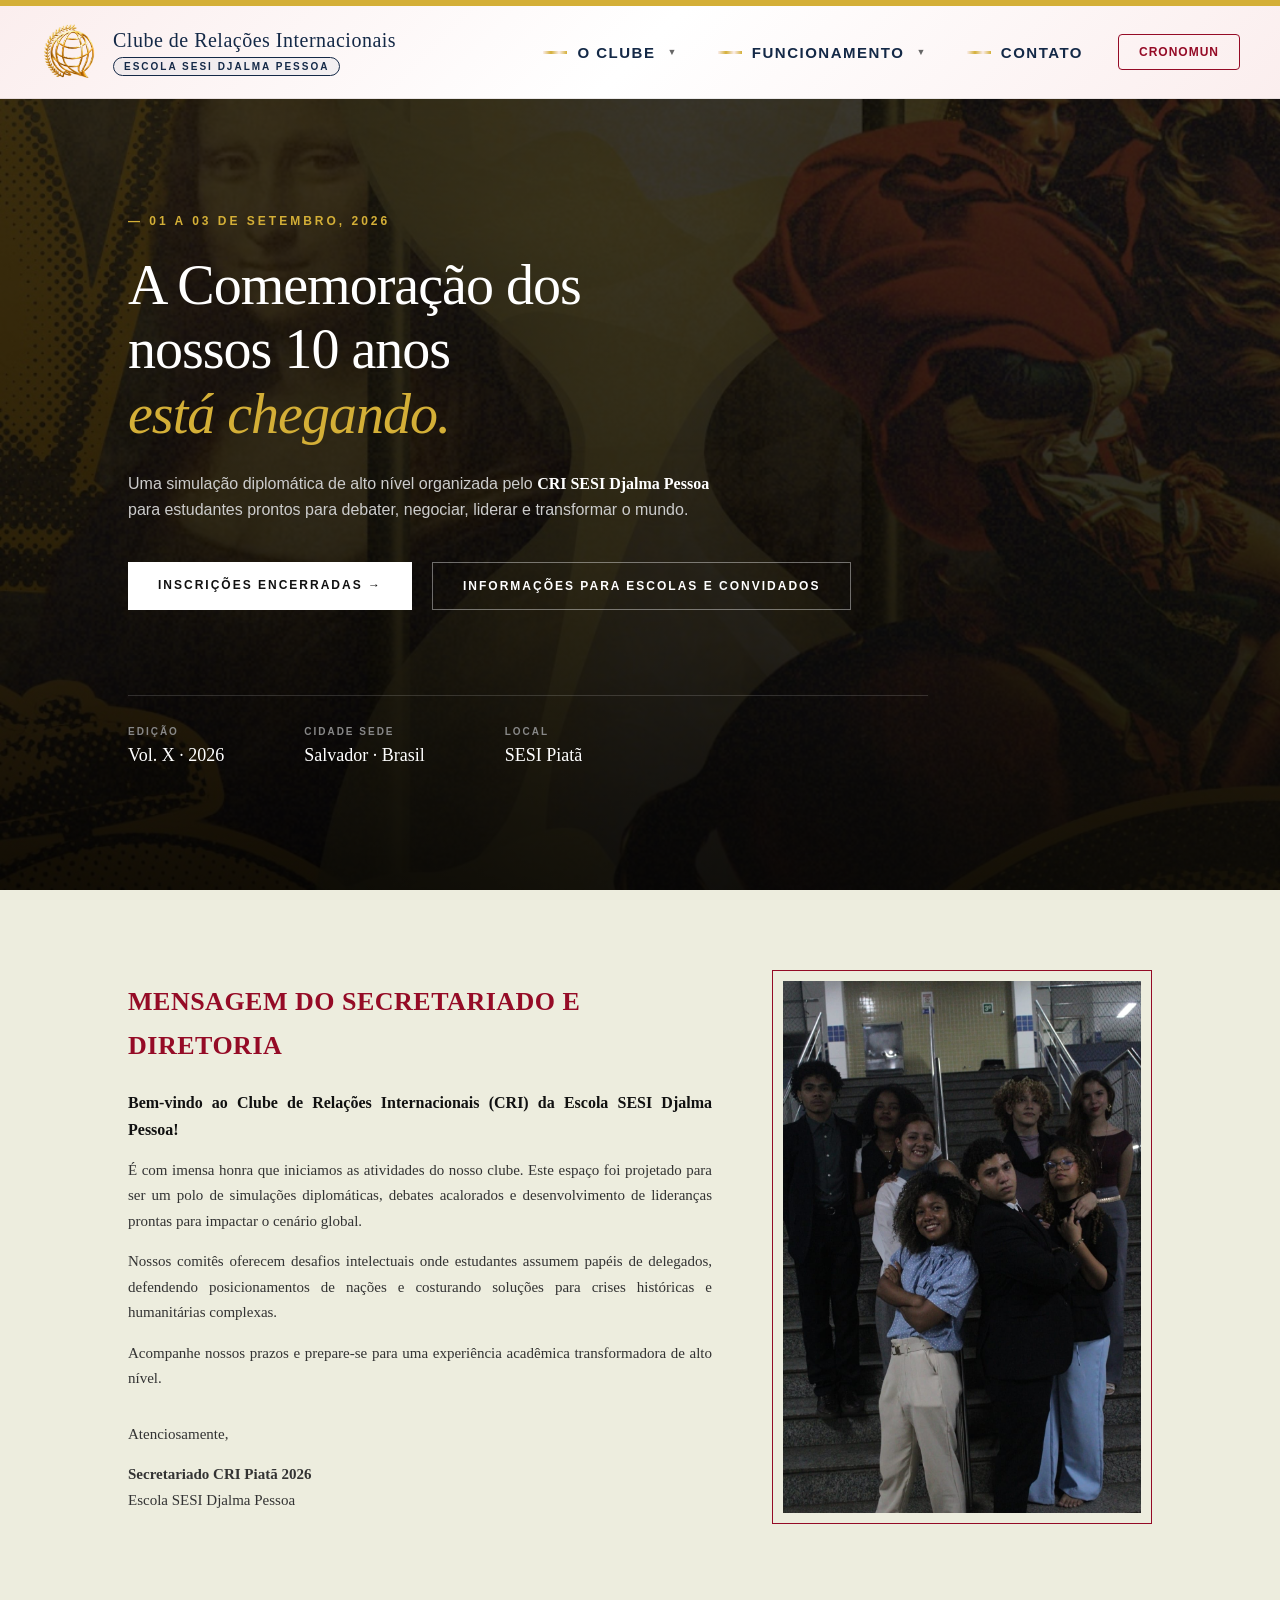
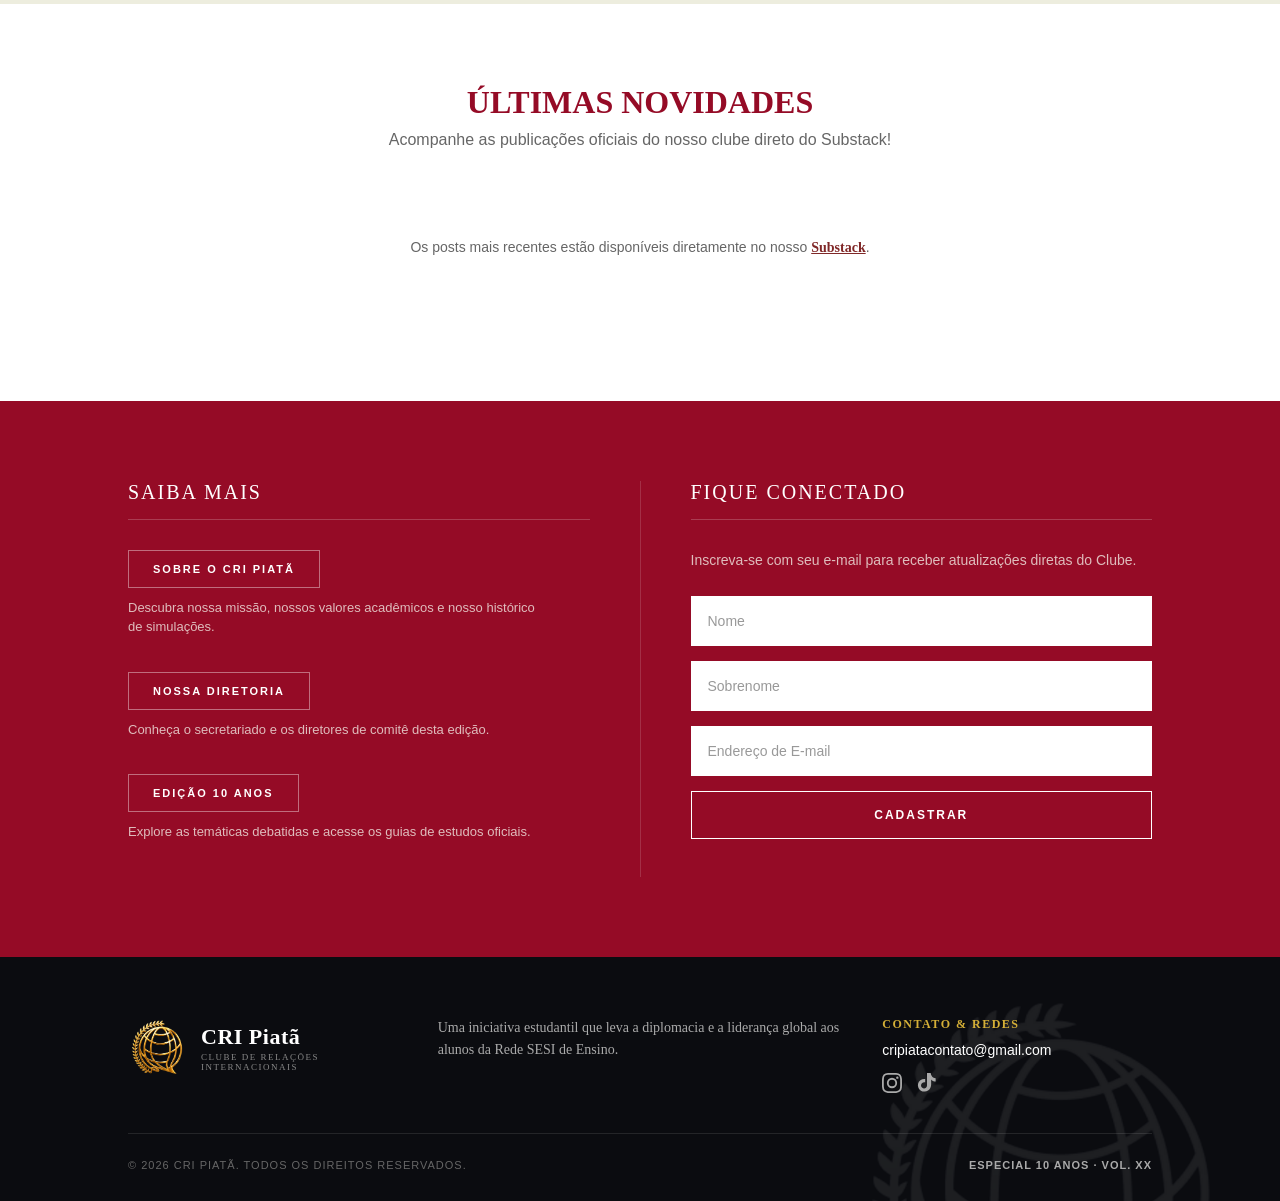
<file: index.html>
<!DOCTYPE html>
<html lang="pt-BR">
<head>
    <meta charset="UTF-8">
    <meta name="viewport" content="width=device-width, initial-scale=1.0">
    <title>Do SESI pro MUNDO</title>
    <link rel="stylesheet" href="home.css">
</head>
<body>

    <!-- Faixa colorida superior -->
    <div class="top-bar">
    <div class="bar-green"></div>
    <div class="bar-yellow"></div>
    <div class="bar-blue"></div>
    <div class="bar-red"></div>
</div>

<nav class="navbar">
    
    <a href="#" class="nav-brand">
        <img src="LOGO DOURADA CRI (1).png" alt="Logo do Clube" class="brand-logo">
        <div class="brand-text">
            <h1>Clube de Relações Internacionais</h1>
            <span>Escola Sesi Djalma Pessoa</span>
        </div>
    </a>

    <button class="menu-toggle" aria-label="Abrir Menu">
        <span></span>
        <span></span>
        <span></span>
    </button>

    <ul class="nav-menu">
        <li class="nav-item">
            <a href="#" class="nav-link">O Clube <span class="arrow">▼</span></a>
            <ul class="dropdown-menu">
                <li><a href="#historia">Secretariado</a></li>
                <li><a href="historico.html">Historia</a></li>
                <li><a href="#estatuto">Nossa Missão</a></li>
            </ul>
        </li>

        <li class="nav-item">
            <a href="#" class="nav-link">Funcionamento <span class="arrow">▼</span></a>
            <ul class="dropdown-menu">
                <li><a href="#atividades">Atividades</a></li>
                <li><a href="#espacos">Nossos Espaços</a></li>
            </ul>
        </li>

        <li class="nav-item">
            <a href="#contato" class="nav-link">Contato</a>
        </li>
        
        <div class="nav-actions" style="display: flex; align-items: center; gap: 15px;">
        <a href="#" target="_blank" class="btn-inscricao">CronoMUN</a>
    </div>
</nav>

<script>
    const menuToggle = document.querySelector('.menu-toggle');
    const navMenu = document.querySelector('.nav-menu');

    menuToggle.addEventListener('click', () => {
        menuToggle.classList.toggle('active');
        navMenu.classList.toggle('active');
    });

    // Fecha o menu ao clicar em um link interno
    document.querySelectorAll('.nav-link, .dropdown-menu li a').forEach(link => {
        link.addEventListener('click', () => {
            menuToggle.classList.remove('active');
            navMenu.classList.remove('active');
        });
    });

    //FUNCIONA PLMDSSSS
const SUBSTACK_USER = 'vozeverso'; 
const RSS_URL = `https://${SUBSTACK_USER}.substack.com/feed`;

// Usando o Corsproxy.io que é extremamente rápido e não guarda cache
const PROXY_URL = `https://corsproxy.io/?${encodeURIComponent(RSS_URL)}`;

async function carregarSubstack() {
    const track = document.getElementById('substack-feed');
    if (!track) return;
    
    try {
        const response = await fetch(PROXY_URL);
        if (!response.ok) throw new Error('Erro ao conectar ao proxy');
        
        const xmlText = await response.text();
        
        // Conversão do texto puro em XML
        const parser = new DOMParser();
        const xmlDoc = parser.parseFromString(xmlText, "text/xml");
        const items = xmlDoc.getElementsByTagName("item");
        
        if (!items || items.length === 0) {
            track.innerHTML = '<p class="loading-text">Nenhuma publicação encontrada no Substack.</p>';
            return;
        }
        
        track.innerHTML = '';
        
        // Pega os 3 primeiros posts
        const limite = Math.min(items.length, 3);
        
        for (let i = 0; i < limite; i++) {
            const item = items[i];
            
            // Pega os textos de forma ultra-segura para nunca quebrar o loop
            const title = item.getElementsByTagName("title")[0]?.textContent || "Publicação sem título";
            const link = item.getElementsByTagName("link")[0]?.textContent || `https://${SUBSTACK_USER}.substack.com`;
            const pubDate = item.getElementsByTagName("pubDate")[0]?.textContent || "";
            const description = item.getElementsByTagName("description")[0]?.textContent || "";
            
            // Busca a imagem de forma inteligente (procurando no texto se não achar na tag)
            let imagemPost = "";
            const enclosure = item.getElementsByTagName("enclosure")[0];
            if (enclosure) {
                imagemPost = enclosure.getAttribute("url");
            }
            
            // Se não achou na tag, tenta caçar um link de imagem dentro do texto do post
            if (!imagemPost) {
                const imgMatch = description.match(/src="([^"]+)"/);
                if (imgMatch && imgMatch[1]) {
                    imagemPost = imgMatch[1];
                }
            }
            
            // Imagem padrão caso o post seja 100% texto
            if (!imagemPost) {
                imagemPost = 'https://images.unsplash.com/photo-1454165804606-c3d57bc86b40?q=80&w=600';
            }
            
            // Formata a data para o padrão do seu site (Ex: 21 JUN, 2026)
            let dataFormatada = "NOVIDADE";
            if (pubDate) {
                dataFormatada = new Date(pubDate).toLocaleDateString('pt-BR', {
                    day: '2-digit',
                    month: 'short',
                    year: 'numeric'
                }).toUpperCase().replace('.', '');
            }
            
            // Limpa as tags HTML do resumo e limita o tamanho do texto
            const resumoLimpo = description ? description.replace(/<[^>]*>/g, '').trim().substring(0, 110) + '...' : '';
            
            // Injeta o card final estruturado no seu HTML
            const cardHTML = `
                <article class="blog-card" style="flex: 1; min-width: 280px; max-width: calc(33.333% - 20px);">
                    <img src="${imagemPost}" alt="${title}" class="card-img" style="width: 100%; height: 200px; object-fit: cover;">
                    <div class="card-content" style="padding: 20px; display: flex; flex-direction: column; gap: 12px;">
                        <span class="card-date" style="font-size: 12px; font-weight: bold; color: #142947; letter-spacing: 1px;">${dataFormatada}</span>
                        <h3 style="font-family: 'Georgia', serif; font-size: 18px; color: #802828; line-height: 1.3; margin: 0;">${title}</h3>
                        <p style="font-size: 14px; color: #555; line-height: 1.5; margin: 0;">${resumoLimpo}</p>
                        <a href="${link}" target="_blank" class="card-link" style="font-size: 13px; font-weight: bold; text-decoration: none; color: #2a4b7c; margin-top: auto;">Ler no Substack —</a>
                    </div>
                </article>
            `;
            
            track.innerHTML += cardHTML;
        }
        
    } catch (error) {
        console.error('Erro na leitura do Substack:', error);
        track.innerHTML = '<p class="loading-text">Os posts mais recentes estão disponíveis diretamente no nosso <a href="https://vozeverso.substack.com" target="_blank" style="color: #802828; font-weight: bold;">Substack</a>.</p>';
    }
}

document.addEventListener('DOMContentLoaded', carregarSubstack);
          
</script>

<!-- SEÇÃO HERO PRINCIPAL -->
<header class="hero-section">
    <div class="hero-container">
        
        <!-- Pequena data/tag no topo -->
        <p class="hero-tagline">— 01 A 03 DE SETEMBRO, 2026</p>
        
        <!-- Título Principal (Use a tag <em> para o efeito em itálico dourado) -->
        <h1 class="hero-title">
            A Comemoração dos<br>
            nossos 10 anos <br> <em>está chegando.</em>
        </h1>
        
        <!-- Parágrafo de Descrição -->
        <p class="hero-description">
            Uma simulação diplomática de alto nível organizada pelo <strong>CRI SESI Djalma Pessoa</strong> 
            para estudantes prontos para debater, negociar, liderar e transformar o mundo.
        </p>
        
        <!-- Botões de Ação -->
        <div class="hero-buttons">
            <a href="#inscricoes" class="btn-primary">Inscrições Encerradas →</a>
            <a href="#informacoes" class="btn-secondary">Informações para Escolas e Convidados</a>
        </div>
        
        <!-- Rodapé da Seção Hero (Três Colunas) -->
        <div class="hero-footer">
            <div class="footer-column">
                <span class="footer-label">EDIÇÃO</span>
                <span class="footer-value">Vol. X · 2026</span>
            </div>
            <div class="footer-column">
                <span class="footer-label">CIDADE SEDE</span>
                <span class="footer-value">Salvador · Brasil</span>
            </div>
            <div class="footer-column">
                <span class="footer-label">LOCAL</span>
                <span class="footer-value">SESI Piatã</span>
            </div>
        </div>

    </div>
</header>

<!-- 1. SEÇÃO CARTA DE BOAS-VINDAS (Baseada na Captura bege) -->
<section class="welcome-section">
    <div class="welcome-container">
        <div class="welcome-text">
            <h2>MENSAGEM DO SECRETARIADO E DIRETORIA</h2>
            <p class="highlight">Bem-vindo ao Clube de Relações Internacionais (CRI) da Escola SESI Djalma Pessoa!</p>
            <p>É com imensa honra que iniciamos as atividades do nosso clube. Este espaço foi projetado para ser um polo de simulações diplomáticas, debates acalorados 
                e desenvolvimento de lideranças prontas para impactar o cenário global.</p>
            <p>Nossos comitês oferecem desafios intelectuais onde estudantes assumem papéis de delegados, defendendo posicionamentos de nações e costurando soluções para crises históricas e humanitárias complexas.</p>
            <p>Acompanhe nossos prazos e prepare-se para uma experiência acadêmica transformadora de alto nível.</p>
            
            <div class="welcome-signature">
                <p>Atenciosamente,</p>
                <strong>Secretariado CRI Piatã 2026</strong><br>
                <span>Escola SESI Djalma Pessoa</span>
            </div>
        </div>
        <div class="welcome-image-wrapper">
            <!-- Substitua a URL abaixo pela foto oficial do Presidente ou da Diretoria -->
            <img src="secretariado26.jpg" alt="Diretoria do Clube" class="welcome-photo">
        </div>
    </div>
</section>

<!-- 2. SEÇÃO CARROSSEL DE POSTS (AUTOMÁTICO E SEM CACHE) -->
<section class="blog-section">
    <div class="blog-header">
        <h2>ÚLTIMAS NOVIDADES</h2>
        <p>Acompanhe as publicações oficiais do nosso clube direto do Substack!</p>
    </div>
    
    <div class="carousel-wrapper">
        <!-- O JavaScript vai injetar os posts atualizados aqui -->
        <div class="carousel-track" id="substack-feed">
            <p class="loading-text">Buscando publicações mais recentes...</p>
        </div>
    </div>
</section>

<!-- 3. SEÇÃO FORMULÁRIO E LINKS (Baseada na Captura vinho) -->
<section class="connect-section">
    <div class="connect-container">
        
        <div class="connect-content-grid">
            
            <div class="connect-column saiba-mais-col">
                <h3>SAIBA MAIS</h3>
                <hr class="line-decor">
                
                <div class="link-item">
                    <a href="sobrenos.html" class="outline-btn">SOBRE O CRI PIATÃ</a>
                    <p>Descubra nossa missão, nossos valores acadêmicos e nosso histórico de simulações.</p>
                </div>
                
                <div class="link-item">
                    <a href="secretariado.html" class="outline-btn">NOSSA DIRETORIA</a>
                    <p>Conheça o secretariado e os diretores de comitê desta edição.</p>
                </div>
                
                <div class="link-item">
                    <a href="mun.html" class="outline-btn">EDIÇÃO 10 ANOS</a>
                    <p>Explore as temáticas debatidas e acesse os guias de estudos oficiais.</p>
                </div>
            </div>

            <div class="vertical-divider"></div>

            <div class="connect-column form-col">
                <h3>FIQUE CONECTADO</h3>
                <hr class="line-decor">
                <p class="form-subtitle">Inscreva-se com seu e-mail para receber atualizações diretas do Clube.</p>
                
                <form action="https://formspree.io/f/xoqgpedz" method="POST" class="connect-form">
                    <input type="text" name="first_name" placeholder="Nome" required>
                    <input type="text" name="last_name" placeholder="Sobrenome" required>
                    <input type="email" name="email" placeholder="Endereço de E-mail" required>
                    <button type="submit" class="form-submit-btn">CADASTRAR</button>
                </form>
            </div>
        </div>

    </div>
</section>

<!-- 4. FOOTER COM MARCA D'ÁGUA DA LOGO (Baseado na Captura do rodapé preto) -->
<footer class="main-footer">
    <div class="footer-top">
        <div class="footer-brand">
            <img src="LOGO DOURADA CRI (1).png" alt="CRI Piatã" class="footer-logo">
            <div class="footer-brand-text">
                <h2>CRI Piatã</h2>
                <span>Clube de Relações Internacionais</span>
            </div>
        </div>

        <div class="footer-info">
            <p>Uma iniciativa estudantil que leva a diplomacia e a liderança global aos alunos da Rede SESI de Ensino.</p>
        </div>

        <div class="footer-contact">
            <h4>CONTATO & REDES</h4>
            <a href="mailto:cripiatacontato@gmail.com">cripiatacontato@gmail.com</a>
            
            <div class="footer-socials">
                <a href="https://instagram.com/sesi.cri" target="_blank" aria-label="Instagram">
                    <svg viewBox="0 0 24 24" width="20" height="20" fill="currentColor"><path d="M12 2.163c3.204 0 3.584.012 4.85.07 3.252.148 4.771 1.691 4.919 4.919.058 1.265.069 1.645.069 4.849 0 3.205-.012 3.584-.069 4.849-.149 3.225-1.664 4.771-4.919 4.919-1.266.058-1.644.07-4.85.07-3.204 0-3.584-.012-4.849-.07-3.26-.149-4.771-1.699-4.919-4.92-.058-1.265-.07-1.644-.07-4.849 0-3.204.013-3.583.07-4.849.149-3.227 1.664-4.771 4.919-4.919 1.266-.057 1.645-.069 4.849-.069zM12 0C8.741 0 8.333.014 7.053.072 2.695.272.273 2.69.073 7.051.014 8.333 0 8.741 0 12c0 3.259.014 3.668.072 4.948.2 4.358 2.618 6.78 6.98 6.98 1.281.058 1.689.072 4.948.072 3.259 0 3.668-.014 4.948-.072 4.354-.2 6.782-2.618 6.979-6.98.059-1.28.073-1.689.073-4.948 0-3.259-.014-3.667-.072-4.947-.196-4.354-2.617-6.78-6.979-6.98C15.668.014 15.259 0 12 0zm0 5.838a6.162 6.162 0 100 12.324 6.162 6.162 0 000-12.324zM12 16a4 4 0 110-8 4 4 0 010 8zm6.406-11.845a1.44 1.44 0 100 2.881 1.44 1.44 0 000-2.881z"/></svg>
                </a>
                <a href="https://tiktok.com/sesi.cri" target="_blank" aria-label="TikTok">
                    <svg viewBox="0 0 24 24" width="20" height="20" fill="currentColor"><path d="M12.525.02c1.31-.02 2.61-.01 3.91-.02.08 1.53.63 3.02 1.6 4.17 1.12 1.26 2.7 2.01 4.35 2.11v3.93c-1.8-.02-3.53-.7-4.88-1.89-.19-.16-.36-.33-.53-.51v5.89c0 1.52-.33 3.01-1 4.34-1.29 2.5-3.81 4.14-6.62 4.22-3.14.23-6.23-1.46-7.55-4.34-1.5-3.17-.6-7.1 2.22-9.21 1.66-1.27 3.73-1.82 5.79-1.52V11.2c-1.39-.36-2.9.09-3.89 1.15-.99 1.02-1.32 2.55-.83 3.9.54 1.4 1.94 2.33 3.44 2.27 1.66-.02 3.09-1.24 3.39-2.87.05-.28.07-.56.07-.84V.02z"/></svg>
                </a>
            </div>
        </div>
    </div>

    <div class="footer-bottom">
        <p class="copyright-tag">© 2026 CRI PIATÃ. TODOS OS DIREITOS RESERVADOS.</p>
        <p class="edition-tag">ESPECIAL 10 ANOS · VOL. XX</p>
    </div>
</footer>
</body>
</html>
</file>
<file: home.css>
/* ==========================================================================
   RESET BÁSICO E FONTES
   ========================================================================== */
* {
    margin: 0;
    padding: 0;
    box-sizing: border-box;
    font-family: 'Georgia', 'Times New Roman', serif; /* Estética clássica e institucional */
}

body {
    background-color: #f4f4f4;
    padding-top: 90px; /* Compensa a altura da navbar fixa para não cobrir o topo da Hero */
}

/* ==========================================================================
   CONFIGURAÇÃO DA FAIXA E NAVBAR FIXA (STICKY)
   ========================================================================== */
.top-bar {
    height: 6px;
    width: 100%;
    display: flex;
    position: fixed; /* Fixa no topo absoluto */
    top: 0;
    left: 0;
    z-index: 1001;

    /*a tirinha do navbar*/
}
.bar-green  { flex: 1; background-color: #d4af37; }
.bar-yellow { flex: 1; background-color: #d4af37; }
.bar-blue   { flex: 1; background-color: #d4af37; }
.bar-red    { flex: 1; background-color: #d4af37; }

.navbar {
    background: linear-gradient(135deg, #fbeeee 0%, #ffffff 50%, #fbeeee 100%);
    display: flex;
    justify-content: space-between;
    align-items: center;
    padding: 15px 40px;
    border-bottom: 1px solid rgba(0, 0, 0, 0.08);
    box-shadow: 0px 4px 12px rgba(0, 0, 0, 0.03);
    position: fixed;
    top: 6px; /* Fica logo abaixo da faixa colorida */
    left: 0;
    width: 100%;
    z-index: 1000;
}

.nav-brand { 
    display: flex; 
    align-items: center; 
    gap: 15px; 
    text-decoration: none; 
}

.brand-logo { 
    width: 58px; 
    height: auto; 
}

.brand-text h1 {
    font-size: 20px;
    font-weight: 500;
    letter-spacing: 0.5px;
    line-height: 1.2;
    margin-bottom: 4px;
    color: #142947;
}

.brand-text span {
    display: inline-block;
    font-size: 10px;
    text-transform: uppercase;
    letter-spacing: 2px;
    font-family: 'Arial', sans-serif;
    font-weight: bold;
    color: #142947;
    border: 1.5px solid #142947;
    background-color: rgba(42, 75, 124, 0.05);
    padding: 3px 10px;
    border-radius: 20px;
}

/* Menu de links */
.nav-menu { 
    display: flex; 
    list-style: none; 
    gap: 30px; 
    align-items: center; 
}

.nav-item { 
    position: relative; 
}

.nav-link {
    text-decoration: none;
    color: #142947;
    font-size: 15px;
    font-weight: bold;
    text-transform: uppercase;
    letter-spacing: 1.5px;
    font-family: 'Arial', sans-serif;
    display: flex;
    align-items: center;
    gap: 10px;
    padding: 15px 5px;
    transition: color 0.3s;
}

.nav-link::before {
    content: "";
    display: inline-block;
    width: 24px;  
    height: 3px;
    background: linear-gradient(to right, #fbeeee 0%, #d4af37 33.33%, #d4af37 33.33%, #fbeeee 66.66%, #fbeeee 66.66%, #d4af37 100%);
}
/*a tirinha que fica ao lado dos topicos*/

.arrow { 
    font-size: 9px; 
    color: #666; 
    margin-left: 2px; 
}

/* Submenu Dropdown Desktop */
.dropdown-menu {
    position: absolute;
    top: 100%;
    left: 0;
    background-color: #f4f7fc; 
    min-width: 240px;
    box-shadow: 0px 8px 24px rgba(0, 0, 0, 0.12);
    list-style: none;
    display: none;
    z-index: 1000;
    border-radius: 6px;
    border: 1px solid #e2e8f0;
}

.dropdown-menu li a {
    color: #142947;
    padding: 14px 20px;
    text-decoration: none;
    display: block;
    font-size: 18px; 
    font-family: 'Arial', sans-serif;
    transition: background 0.2s;
}

.dropdown-menu li a:hover { 
    background-color: #e6eef8; 
}

.nav-item:hover .dropdown-menu { 
    display: block; 
}

.btn-inscricao {
    border: 1px solid #950b26; /* Vinho oficial */
    color: #950b26;
    padding: 10px 20px;
    font-size: 12px;
    font-family: 'Arial', sans-serif;
    font-weight: bold;
    text-transform: uppercase;
    letter-spacing: 1px;
    text-decoration: none;
    background: transparent;
    border-radius: 4px;
    cursor: pointer;
    transition: all 0.3s ease;
}

.btn-inscricao:hover { 
    background-color: #950b26; 
    color: #ffffff; 
}

/* Botão do menu móvel */
.menu-toggle {
    display: none;
    flex-direction: column;
    justify-content: space-between;
    width: 30px;
    height: 21px;
    background: transparent;
    border: none;
    cursor: pointer;
    z-index: 1010;
}

.menu-toggle span {
    width: 100%;
    height: 3px;
    background-color: #142947;
    transition: all 0.3s ease;
}

.desktop-only { display: flex; }
.mobile-only { display: none; }

/*MISS MINUTE ANIMATION*/
/* Layout alinhado ao texto */
.hero-description-container {
  display: flex;
  align-items: center;
  gap: 16px;
  max-width: 750px;
}

.hero-subtext {
  font-family: 'Georgia', serif;
  font-size: 0.95rem;
  line-height: 1.5;
  color: #e0e0e0;
  margin: 0;
}

.hero-subtext strong {
  color: #ffffff;
}

/* Container e tamanho da imagem */
.miss-minutes-wrapper {
  flex-shrink: 0;
  display: flex;
  align-items: center;
  justify-content: center;
}

.miss-minutes-img {
  width: 100px; /* Tamanho proporcional ao layout */
  height: auto;
  display: block;
  /* Animação CSS aplicando o pulo suave */
  animation: floatBounce 2.4s infinite ease-in-out;
}

/* Animação suave e sutil (sem deformar o desenho) */
@keyframes floatBounce {
  0%, 100% {
    transform: translateY(0px) rotate(0deg);
  }
  50% {
    transform: translateY(-8px) rotate(2deg); /* Eleva e dá uma leve inclinada de vida */
  }
}

/* ==========================================================================
   SEÇÃO HERO
   ========================================================================== */
.hero-section {
    position: relative;
    min-height: calc(100vh - 100px); 
    display: flex;
    align-items: center;
    padding: 60px 10%;
    background-image: linear-gradient(rgba(0, 0, 0, 0.75), rgba(0, 0, 0, 0.85)), url('painelX.jpg'); 
    background-size: cover;
    background-position: center;
    background-attachment: fixed; /* Efeito Parallax */
    color: #ffffff;
    overflow: hidden;
}

.hero-container {
    max-width: 800px;
    width: 100%;
    display: flex;
    flex-direction: column;
    gap: 25px;
}

.hero-tagline {
    font-family: 'Arial', sans-serif;
    font-size: 12px;
    letter-spacing: 3px;
    color: #d4af37; /* Tom dourado acadêmico */
    font-weight: bold;
}

.hero-title {
    font-family: 'Georgia', serif;
    font-size: 56px;
    font-weight: 400;
    line-height: 1.15;
    letter-spacing: -1px;
}

.hero-title em {
    font-style: italic;
    color: #d4af37;
    font-family: 'Georgia', serif;
}

.hero-description {
    font-family: 'Arial', sans-serif;
    font-size: 16px;
    line-height: 1.6;
    color: #cccccc;
    max-width: 600px;
}

.hero-description strong {
    color: #ffffff;
}

.hero-buttons {
    display: flex;
    gap: 20px;
    margin-top: 15px;
    margin-bottom: 40px;
}

.btn-primary {
    display: inline-block;
    background-color: #ffffff;
    color: #111111;
    text-decoration: none;
    font-family: 'Arial', sans-serif;
    font-size: 12px;
    font-weight: bold;
    text-transform: uppercase;
    letter-spacing: 2px;
    padding: 16px 30px;
    transition: all 0.3s ease;
}

.btn-primary:hover {
    background-color: #d4af37;
    color: #ffffff;
}

.btn-secondary {
    display: inline-block;
    background-color: transparent;
    color: #ffffff;
    border: 1px solid rgba(255, 255, 255, 0.4);
    text-decoration: none;
    font-family: 'Arial', sans-serif;
    font-size: 12px;
    font-weight: bold;
    text-transform: uppercase;
    letter-spacing: 2px;
    padding: 16px 30px;
    transition: all 0.3s ease;
}

.btn-secondary:hover {
    border-color: #ffffff;
    background-color: rgba(255, 255, 255, 0.05);
}

.hero-footer {
    display: flex;
    gap: 80px;
    border-top: 1px solid rgba(255, 255, 255, 0.15);
    padding-top: 30px;
    margin-top: 20px;
}

.footer-column {
    display: flex;
    flex-direction: column;
    gap: 8px;
}

.footer-label {
    font-family: 'Arial', sans-serif;
    font-size: 10px;
    letter-spacing: 2px;
    color: #888888;
    font-weight: bold;
}

.footer-value {
    font-family: 'Georgia', serif;
    font-size: 18px;
    color: #ffffff;
}

/* ==========================================================================
   1. SEÇÃO DE BOAS-VINDAS (ESTILO BEGE)
   ========================================================================== */
.welcome-section {
    background-color: #ededde; 
    padding: 80px 10%;
}

.welcome-container {
    max-width: 1200px;
    margin: 0 auto;
    display: flex;
    gap: 60px;
    align-items: center;
}

.welcome-text {
    flex: 1;
    font-family: 'Arial', sans-serif;
    color: #333;
    line-height: 1.7;
    font-size: 15px;
}

.welcome-text h2 {
    font-family: 'Georgia', serif;
    font-size: 26px;
    color: #950b26; /* Vinho institucional alinhado */
    margin-bottom: 20px;
    letter-spacing: 0.5px;
}

.welcome-text .highlight {
    font-weight: bold;
    font-size: 16px;
    margin-bottom: 15px;
    color: #111;
}

.welcome-text p { 
    margin-bottom: 15px; 
    text-align: justify; 
}

.welcome-signature { 
    margin-top: 30px; 
}

.welcome-image-wrapper {
    flex: 0 0 380px;
    border: 1px solid #950b26; 
    padding: 10px;
    background: transparent;
}

.welcome-photo {
    width: 100%;
    height: auto;
    display: block;
}

/* ==========================================================================
   2. SEÇÃO NOVIDADES (SUBSTACK / BLOG)
   ========================================================================== */
.blog-section {
    background-color: #ffffff;
    padding: 80px 10%;
}

.blog-header { 
    text-align: center; 
    margin-bottom: 50px; 
}

.blog-header h2 { 
    font-family: 'Georgia', serif; 
    font-size: 32px; 
    color: #950b26; /* Corrigido para manter harmonia com o Vinho */
}

.blog-header p { 
    font-family: 'Arial', sans-serif; 
    color: #666; 
    margin-top: 10px; 
}

.carousel-wrapper { 
    overflow-x: auto; 
    padding-bottom: 25px; 
    scrollbar-width: none; /* Oculta barra cinza no Firefox */
}

.carousel-wrapper::-webkit-scrollbar {
    display: none; /* Oculta barra cinza no Chrome, Safari e Edge */
}

.carousel-track { 
    display: flex; 
    gap: 30px; 
    max-width: 1200px; 
    margin: 0 auto; 
}

.blog-card {
    background: #ecf3fa;
    border: 1px solid #c8c9cc;
    border-radius: 4px;
    overflow: hidden;
    transition: transform 0.3s ease;
}

.blog-card:hover { 
    transform: translateY(-5px); 
}

.loading-text {
    font-family: 'Arial', sans-serif;
    color: #666;
    font-size: 14px;
    text-align: center;
    width: 100%;
    padding: 40px 0;
}

#substack-feed-embed {
    max-width: 1200px;
    margin: 0 auto;
}

/* ==========================================================================
   3. SEÇÃO CONECTAR / FORMULÁRIO (ESTILO VINHO PREMIUM)
   ========================================================================== */
.connect-section {
    background-color: #950b26; 
    color: #ffffff;
    padding: 80px 10%;
}

.connect-container {
    max-width: 1200px;
    margin: 0 auto;
}

.connect-content-grid {
    display: flex;
    justify-content: space-between;
    align-items: flex-start;
    gap: 50px;
}

.connect-column {
    flex: 1;
}

.connect-column h3 {
    font-family: 'Georgia', serif;
    font-size: 20px;
    letter-spacing: 2px;
    text-transform: uppercase;
    font-weight: normal;
}

.line-decor {
    border: none;
    height: 1px;
    background: rgba(255, 255, 255, 0.2);
    margin: 15px 0 30px 0;
}

.vertical-divider {
    width: 1px;
    background-color: rgba(255, 255, 255, 0.15);
    align-self: stretch; 
}

.link-item {
    margin-bottom: 35px;
}

.link-item p {
    font-family: 'Arial', sans-serif;
    font-size: 13px;
    color: #dfbcbc;
    margin-top: 10px;
    line-height: 1.5;
    max-width: 90%;
}

.outline-btn {
    display: inline-block;
    border: 1px solid rgba(255, 255, 255, 0.4);
    color: #ffffff;
    text-decoration: none;
    font-family: 'Arial', sans-serif;
    font-size: 11px;
    font-weight: bold;
    padding: 12px 24px;
    letter-spacing: 2px;
    text-transform: uppercase;
    transition: all 0.3s ease;
}

.outline-btn:hover {
    background: #ffffff;
    color: #950b26; /* Corrigido para bater com o fundo exato */
    border-color: #ffffff;
}

.form-subtitle {
    font-family: 'Arial', sans-serif;
    font-size: 14px;
    color: #dfbcbc;
    margin-bottom: 25px;
    line-height: 1.5;
}

.connect-form {
    display: flex;
    flex-direction: column;
    gap: 15px;
}

.connect-form input {
    background: #ffffff;
    border: 1px solid rgba(255, 255, 255, 0.1);
    padding: 16px;
    font-size: 14px;
    color: #333;
    font-family: 'Arial', sans-serif;
    outline: none;
}

.connect-form input::placeholder {
    color: #999;
}

.form-submit-btn {
    background: transparent;
    border: 1px solid #ffffff;
    color: #ffffff;
    padding: 16px;
    font-family: 'Arial', sans-serif;
    font-size: 12px;
    font-weight: bold;
    letter-spacing: 2px;
    cursor: pointer;
    transition: all 0.3s ease;
}

.form-submit-btn:hover {
    background: #ffffff;
    color: #950b26;
}

/* ==========================================================================
   4. FOOTER PREMIUM REESTRUTURADO
   ========================================================================== */
.main-footer {
    background-color: #0b0c10; /* Preto escuro profundo */
    color: #ffffff;
    padding: 60px 10% 30px 10%;
    position: relative;
    overflow: hidden;
}

/* Marca d'água sutil ao fundo */
.main-footer::before {
    content: "";
    position: absolute;
    top: -10%;
    right: -5%;
    width: 500px;   
    height: 500px;
    background-image: url('logobranca.png'); 
    background-size: contain;
    background-repeat: no-repeat;
    opacity: 0.08;  
    pointer-events: none; 
}

/* Grid superior alinhado e espaçado uniformemente */
.footer-top {
    max-width: 1200px;
    margin: 0 auto;
    display: flex;
    justify-content: space-between;
    align-items: flex-start;
    gap: 40px;
    border-bottom: 1px solid rgba(255, 255, 255, 0.1);
    padding-bottom: 40px;
    position: relative;
    z-index: 2;
}

.footer-brand { 
    display: flex; 
    align-items: center; 
    gap: 15px;
    flex: 1;
}

.footer-logo { 
    width: 58px; 
    height: auto; 
}

.footer-brand-text h2 { 
    font-family: 'Georgia', serif; 
    font-size: 22px; 
    letter-spacing: 0.5px; 
}

.footer-brand-text span { 
    display: block;
    font-size: 9px; 
    color: #888; 
    letter-spacing: 1.5px; 
    text-transform: uppercase;
    margin-top: 2px;
}

.footer-info { 
    flex: 1.5;
    color: #aaa; 
    font-size: 14px; 
    line-height: 1.6; 
}

.footer-contact {
    flex: 1;
    display: flex;
    flex-direction: column;
    align-items: flex-start;
}

.footer-contact h4 { 
    font-size: 12px; 
    color: #d4af37; /* Dourado Premium */
    letter-spacing: 1.5px; 
    margin-bottom: 10px; 
}

.footer-contact a { 
    color: #ffffff; 
    text-decoration: none; 
    font-size: 14px; 
    font-family: 'Arial', sans-serif;
    transition: color 0.3s ease;
}

.footer-contact a:hover {
    color: #d4af37;
}

/* Redes Sociais embaixo do e-mail de contato */
.footer-socials {
    display: flex;
    gap: 15px;
    margin-top: 15px;
}

.footer-socials a {
    color: #aaa;
    transition: color 0.3s ease, transform 0.2s ease;
    display: inline-flex;
    align-items: center;
}

.footer-socials a:hover {
    color: #d4af37;
    transform: translateY(-2px);
}

/* LINHA DOS DIREITOS AUTORAIS: Totalmente limpa e empurrada para baixo */
.footer-bottom {
    max-width: 1200px;
    margin: 25px auto 0 auto;
    display: flex;
    justify-content: space-between; /* Um texto na extrema esquerda, outro na direita */
    align-items: center;
    font-size: 11px;
    color: #666;
    letter-spacing: 1px;
    position: relative;
    z-index: 2;
}

.copyright-tag {
    font-family: 'Arial', sans-serif;
}

.edition-tag { 
    color: #aaa; 
    font-family: 'Arial', sans-serif;
    font-weight: bold;
}


/* ==========================================================================
   MEDIA QUERIES / RESPONSIVIDADE COMPACTADA
   ========================================================================== */
@media (max-width: 992px) {
    .navbar { padding: 15px 20px; }
    .desktop-only { display: none; }
    .mobile-only { display: block; margin-top: 15px; }
    .menu-toggle { display: flex; } 

    .nav-menu {
        position: fixed;
        top: 0;
        right: -100%; 
        width: 280px;
        height: 100vh;
        background-color: #f4f7fc;
        flex-direction: column;
        align-items: flex-start;
        padding: 100px 30px 30px 30px;
        gap: 15px;
        box-shadow: -4px 0px 15px rgba(0,0,0,0.1);
        transition: right 0.4s ease;
    }

    .nav-menu.active { right: 0; }

    .menu-toggle.active span:nth-child(1) { transform: translateY(9px) rotate(45deg); }
    .menu-toggle.active span:nth-child(2) { opacity: 0; }
    .menu-toggle.active span:nth-child(3) { transform: translateY(-9px) rotate(-45deg); }

    .nav-item:hover .dropdown-menu { display: none; } 
    .dropdown-menu {
        position: static;
        display: block; 
        box-shadow: none;
        border: none;
        padding-left: 20px;
        background: transparent;
    }
    .dropdown-menu li a { padding: 8px 0; font-size: 14px; }

    .welcome-container, .connect-container, .connect-content-grid, .footer-top { 
        flex-direction: column; 
        gap: 40px; 
    }
    
    .vertical-divider { 
        display: none; 
    }
    
    .blog-card { 
        flex: 0 0 calc(50% - 15px); 
    }
    
    .welcome-image-wrapper { 
        flex: 1; 
        width: 100%; 
    }
    
   .footer-top { 
        flex-direction: column; 
        gap: 30px; 
    }
    .footer-bottom { 
        flex-direction: column; 
        gap: 15px; 
        text-align: center; 
    }
    
    .link-item p { 
        max-width: 100%; 
    }
}

@media (max-width: 768px) {
    .hero-title { font-size: 38px; }
    .hero-buttons { flex-direction: column; gap: 10px; }
    .hero-footer { flex-direction: column; gap: 20px; }
    .blog-card { flex: 0 0 100%; }
}
</file>
